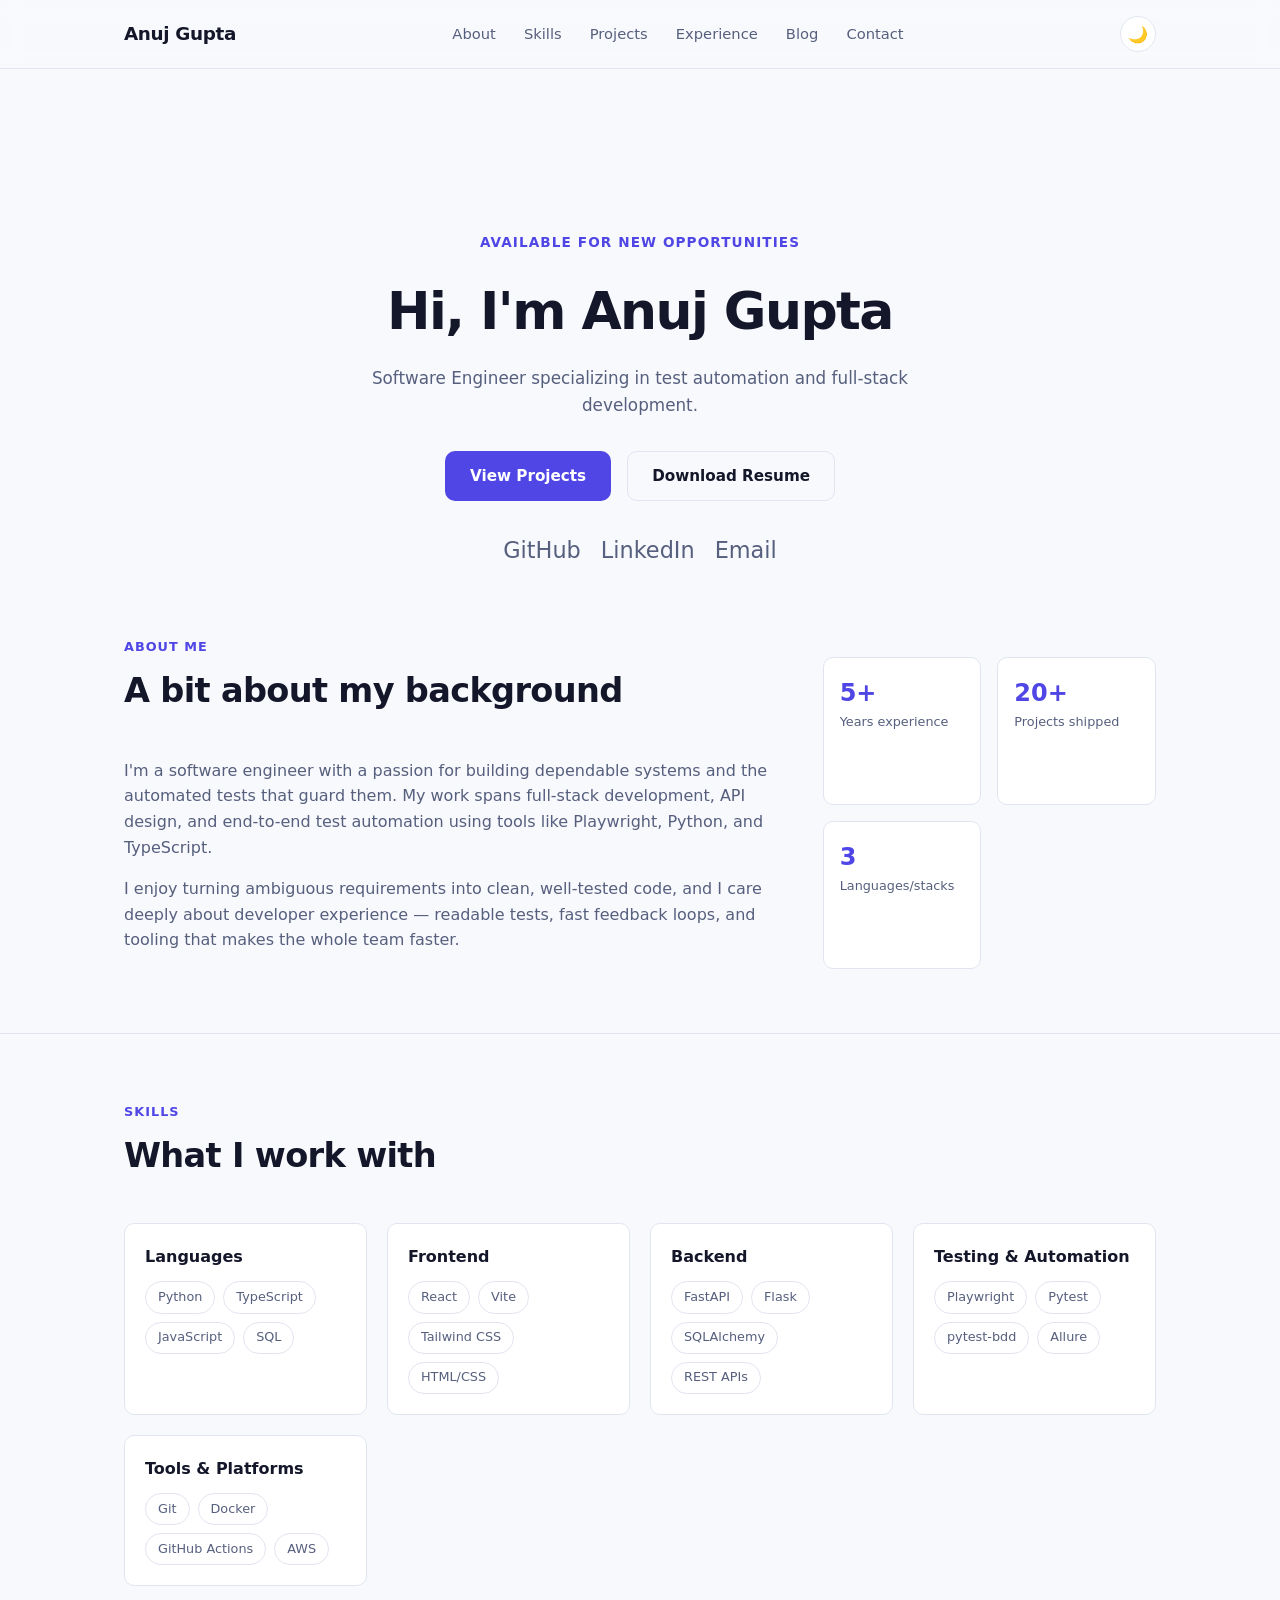
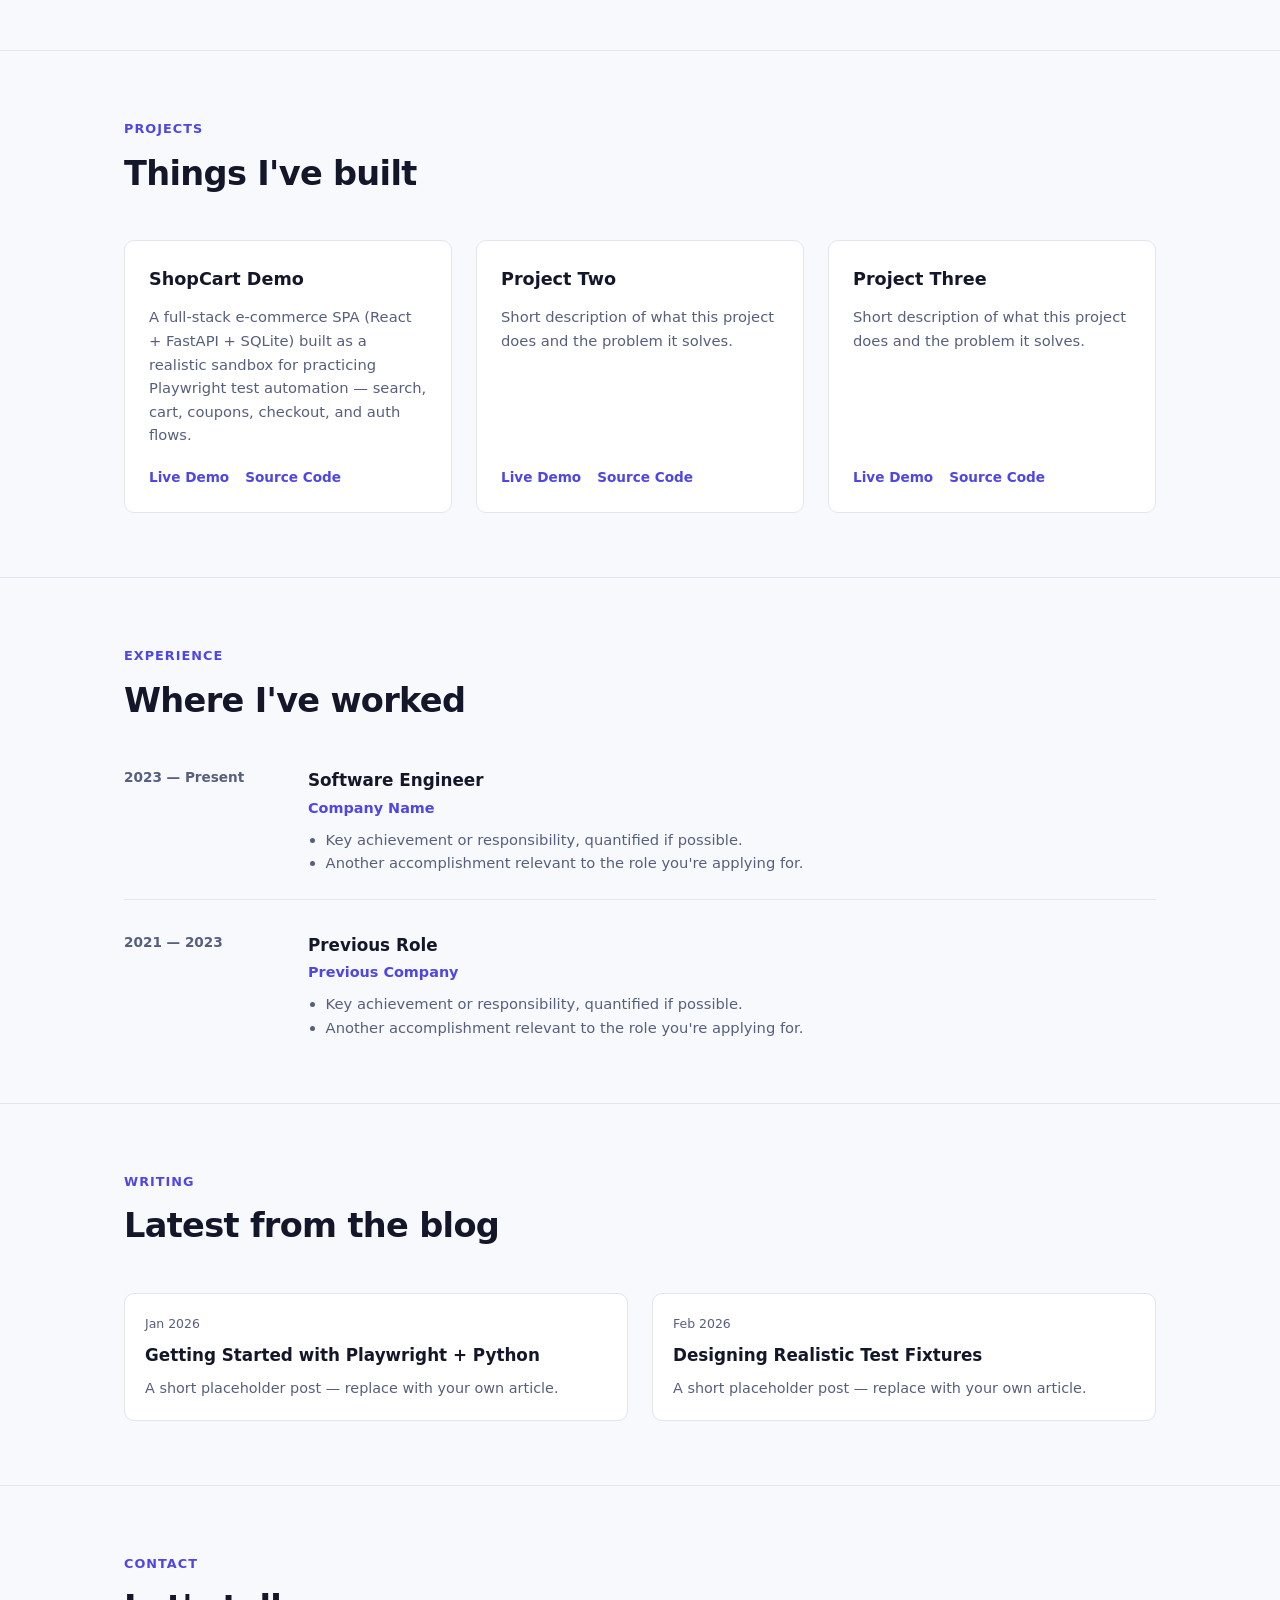
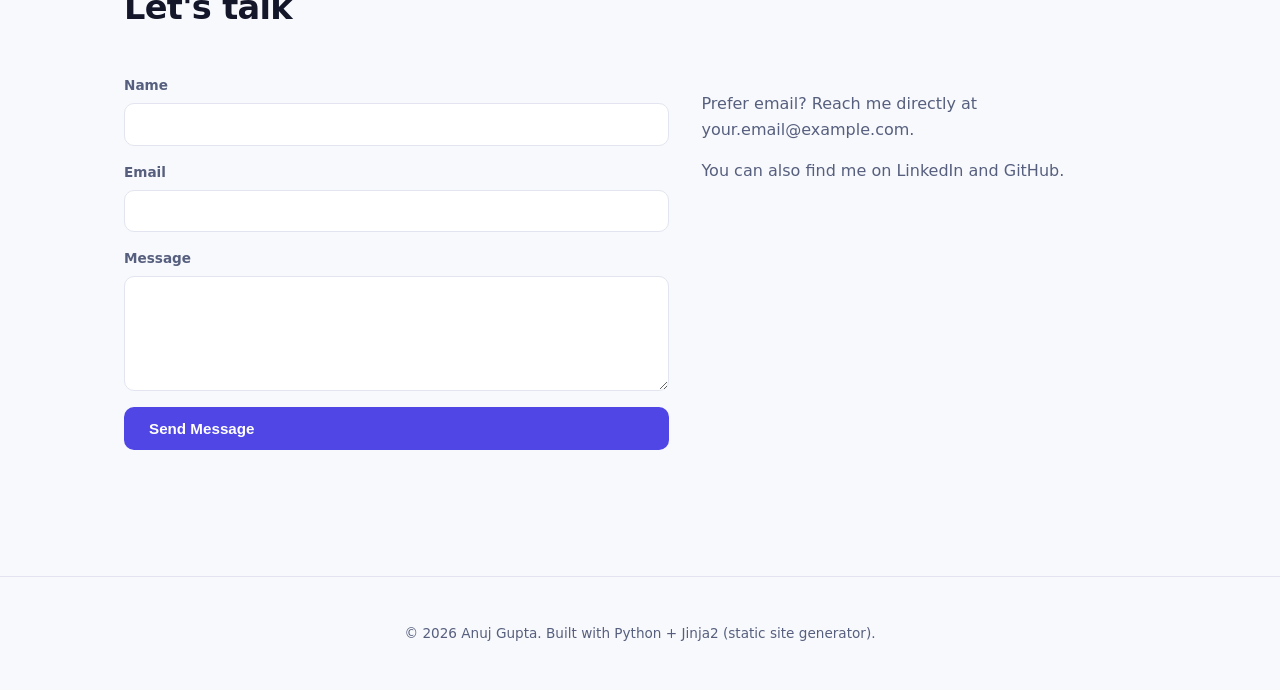
<file: docs/index.html>
<!doctype html>
<html lang="en">
<head>
  <meta charset="UTF-8" />
  <meta name="viewport" content="width=device-width, initial-scale=1.0" />
  <title>Anuj Gupta — Software Engineer</title>
  <meta name="description" content="Portfolio of Anuj Gupta — Software Engineer specializing in test automation and full-stack development." />
  <link rel="stylesheet" href="css/styles.css" />
</head>
<body>
  <header class="site-header">
    <nav class="nav">
      <a href="index.html#top" class="nav-brand">Anuj Gupta</a>
      <ul class="nav-links" id="nav-links">
        <li><a href="index.html#about">About</a></li>
        <li><a href="index.html#skills">Skills</a></li>
        <li><a href="index.html#projects">Projects</a></li>
        <li><a href="index.html#experience">Experience</a></li>
        <li><a href="blog.html">Blog</a></li>
        <li><a href="index.html#contact">Contact</a></li>
      </ul>
      <div class="nav-actions">
        <button class="theme-toggle" id="theme-toggle" type="button" aria-label="Toggle theme">☀️</button>
        <button class="nav-toggle" id="nav-toggle" type="button" aria-label="Toggle navigation" aria-expanded="false">☰</button>
      </div>
    </nav>
  </header>

  <main>
    
<!-- ===================== HERO / ABOUT ===================== -->
<section id="about" style="border-top: none;">
  <div class="container hero" id="top">
    <span class="hero-eyebrow">Available for new opportunities</span>
    <h1>Hi, I'm Anuj Gupta</h1>
    <p class="subtitle">Software Engineer specializing in test automation and full-stack development.</p>
    <div class="hero-actions">
      <a class="btn btn-primary" href="#projects">View Projects</a>
      <a class="btn btn-secondary" href="assets/resume/resume.pdf" download>Download Resume</a>
    </div>
    <div class="social-links">
      <a href="https://github.com/your-username" target="_blank" rel="noopener noreferrer" aria-label="GitHub">GitHub</a>
      <a href="https://linkedin.com/in/your-username" target="_blank" rel="noopener noreferrer" aria-label="LinkedIn">LinkedIn</a>
      <a href="mailto:your.email@example.com" aria-label="Email">Email</a>
    </div>
  </div>

  <div class="container">
    <div class="about-grid">
      <div class="about-text">
        <div class="section-heading">
          <span class="section-eyebrow">About Me</span>
          <h2>A bit about my background</h2>
        </div>
        
        <p>I&#39;m a software engineer with a passion for building dependable systems and the automated tests that guard them. My work spans full-stack development, API design, and end-to-end test automation using tools like Playwright, Python, and TypeScript.</p>
        
        <p>I enjoy turning ambiguous requirements into clean, well-tested code, and I care deeply about developer experience — readable tests, fast feedback loops, and tooling that makes the whole team faster.</p>
        
      </div>
      <div class="about-facts">
        
        <div class="fact-card">
          <div class="fact-value">5+</div>
          <div class="fact-label">Years experience</div>
        </div>
        
        <div class="fact-card">
          <div class="fact-value">20+</div>
          <div class="fact-label">Projects shipped</div>
        </div>
        
        <div class="fact-card">
          <div class="fact-value">3</div>
          <div class="fact-label">Languages/stacks</div>
        </div>
        
      </div>
    </div>
  </div>
</section>

<!-- ===================== SKILLS ===================== -->
<section id="skills">
  <div class="container">
    <div class="section-heading">
      <span class="section-eyebrow">Skills</span>
      <h2>What I work with</h2>
    </div>
    <div class="skills-grid">
      
      <div class="skill-card">
        <h3>Languages</h3>
        <ul class="tag-list">
          
          <li class="tag">Python</li>
          
          <li class="tag">TypeScript</li>
          
          <li class="tag">JavaScript</li>
          
          <li class="tag">SQL</li>
          
        </ul>
      </div>
      
      <div class="skill-card">
        <h3>Frontend</h3>
        <ul class="tag-list">
          
          <li class="tag">React</li>
          
          <li class="tag">Vite</li>
          
          <li class="tag">Tailwind CSS</li>
          
          <li class="tag">HTML/CSS</li>
          
        </ul>
      </div>
      
      <div class="skill-card">
        <h3>Backend</h3>
        <ul class="tag-list">
          
          <li class="tag">FastAPI</li>
          
          <li class="tag">Flask</li>
          
          <li class="tag">SQLAlchemy</li>
          
          <li class="tag">REST APIs</li>
          
        </ul>
      </div>
      
      <div class="skill-card">
        <h3>Testing &amp; Automation</h3>
        <ul class="tag-list">
          
          <li class="tag">Playwright</li>
          
          <li class="tag">Pytest</li>
          
          <li class="tag">pytest-bdd</li>
          
          <li class="tag">Allure</li>
          
        </ul>
      </div>
      
      <div class="skill-card">
        <h3>Tools &amp; Platforms</h3>
        <ul class="tag-list">
          
          <li class="tag">Git</li>
          
          <li class="tag">Docker</li>
          
          <li class="tag">GitHub Actions</li>
          
          <li class="tag">AWS</li>
          
        </ul>
      </div>
      
    </div>
  </div>
</section>

<!-- ===================== PROJECTS ===================== -->
<section id="projects">
  <div class="container">
    <div class="section-heading">
      <span class="section-eyebrow">Projects</span>
      <h2>Things I've built</h2>
    </div>
    <div class="projects-grid">
      
      <article class="project-card">
        <h3>ShopCart Demo</h3>
        <p>A full-stack e-commerce SPA (React + FastAPI + SQLite) built as a realistic sandbox for practicing Playwright test automation — search, cart, coupons, checkout, and auth flows.</p>
        <div class="project-links">
          <a href="#" target="_blank" rel="noopener noreferrer">Live Demo</a>
          <a href="#" target="_blank" rel="noopener noreferrer">Source Code</a>
        </div>
      </article>
      
      <article class="project-card">
        <h3>Project Two</h3>
        <p>Short description of what this project does and the problem it solves.</p>
        <div class="project-links">
          <a href="#" target="_blank" rel="noopener noreferrer">Live Demo</a>
          <a href="#" target="_blank" rel="noopener noreferrer">Source Code</a>
        </div>
      </article>
      
      <article class="project-card">
        <h3>Project Three</h3>
        <p>Short description of what this project does and the problem it solves.</p>
        <div class="project-links">
          <a href="#" target="_blank" rel="noopener noreferrer">Live Demo</a>
          <a href="#" target="_blank" rel="noopener noreferrer">Source Code</a>
        </div>
      </article>
      
    </div>
  </div>
</section>

<!-- ===================== EXPERIENCE ===================== -->
<section id="experience">
  <div class="container">
    <div class="section-heading">
      <span class="section-eyebrow">Experience</span>
      <h2>Where I've worked</h2>
    </div>
    <div class="timeline">
      
      <div class="timeline-item">
        <div class="timeline-date">2023 — Present</div>
        <div class="timeline-body">
          <h3>Software Engineer</h3>
          <span class="role-org">Company Name</span>
          <ul>
            
            <li>Key achievement or responsibility, quantified if possible.</li>
            
            <li>Another accomplishment relevant to the role you&#39;re applying for.</li>
            
          </ul>
        </div>
      </div>
      
      <div class="timeline-item">
        <div class="timeline-date">2021 — 2023</div>
        <div class="timeline-body">
          <h3>Previous Role</h3>
          <span class="role-org">Previous Company</span>
          <ul>
            
            <li>Key achievement or responsibility, quantified if possible.</li>
            
            <li>Another accomplishment relevant to the role you&#39;re applying for.</li>
            
          </ul>
        </div>
      </div>
      
    </div>
  </div>
</section>

<!-- ===================== BLOG TEASER ===================== -->
<section id="blog-teaser">
  <div class="container">
    <div class="section-heading">
      <span class="section-eyebrow">Writing</span>
      <h2>Latest from the blog</h2>
    </div>
    <div class="blog-grid">
      
      <a class="blog-card" href="blog/getting-started-with-playwright-python.html">
        <span class="blog-date">Jan 2026</span>
        <h3>Getting Started with Playwright + Python</h3>
        <p>A short placeholder post — replace with your own article.</p>
      </a>
      
      <a class="blog-card" href="blog/designing-realistic-test-fixtures.html">
        <span class="blog-date">Feb 2026</span>
        <h3>Designing Realistic Test Fixtures</h3>
        <p>A short placeholder post — replace with your own article.</p>
      </a>
      
    </div>
  </div>
</section>

<!-- ===================== CONTACT ===================== -->
<section id="contact">
  <div class="container">
    <div class="section-heading">
      <span class="section-eyebrow">Contact</span>
      <h2>Let's talk</h2>
    </div>
    <div class="contact-grid">
      <form class="contact-form" id="contact-form" novalidate>
        <div class="form-row">
          <label for="contact-name">Name</label>
          <input type="text" id="contact-name" name="name" required />
        </div>
        <div class="form-row">
          <label for="contact-email">Email</label>
          <input type="email" id="contact-email" name="email" required />
        </div>
        <div class="form-row">
          <label for="contact-message">Message</label>
          <textarea id="contact-message" name="message" rows="5" required></textarea>
        </div>
        <button class="btn btn-primary" type="submit">Send Message</button>
        <p class="form-status" id="form-status" role="status"></p>
      </form>
      <div class="about-text">
        <p>Prefer email? Reach me directly at <a href="mailto:your.email@example.com">your.email@example.com</a>.</p>
        <p>You can also find me on <a href="https://linkedin.com/in/your-username" target="_blank" rel="noopener noreferrer">LinkedIn</a> and <a href="https://github.com/your-username" target="_blank" rel="noopener noreferrer">GitHub</a>.</p>
      </div>
    </div>
  </div>
</section>

  </main>

  <footer class="site-footer">
    <div class="container">
      <p>&copy; <span id="current-year"></span> Anuj Gupta. Built with Python + Jinja2 (static site generator).</p>
    </div>
  </footer>

  <script src="js/main.js"></script>
</body>
</html>
</file>
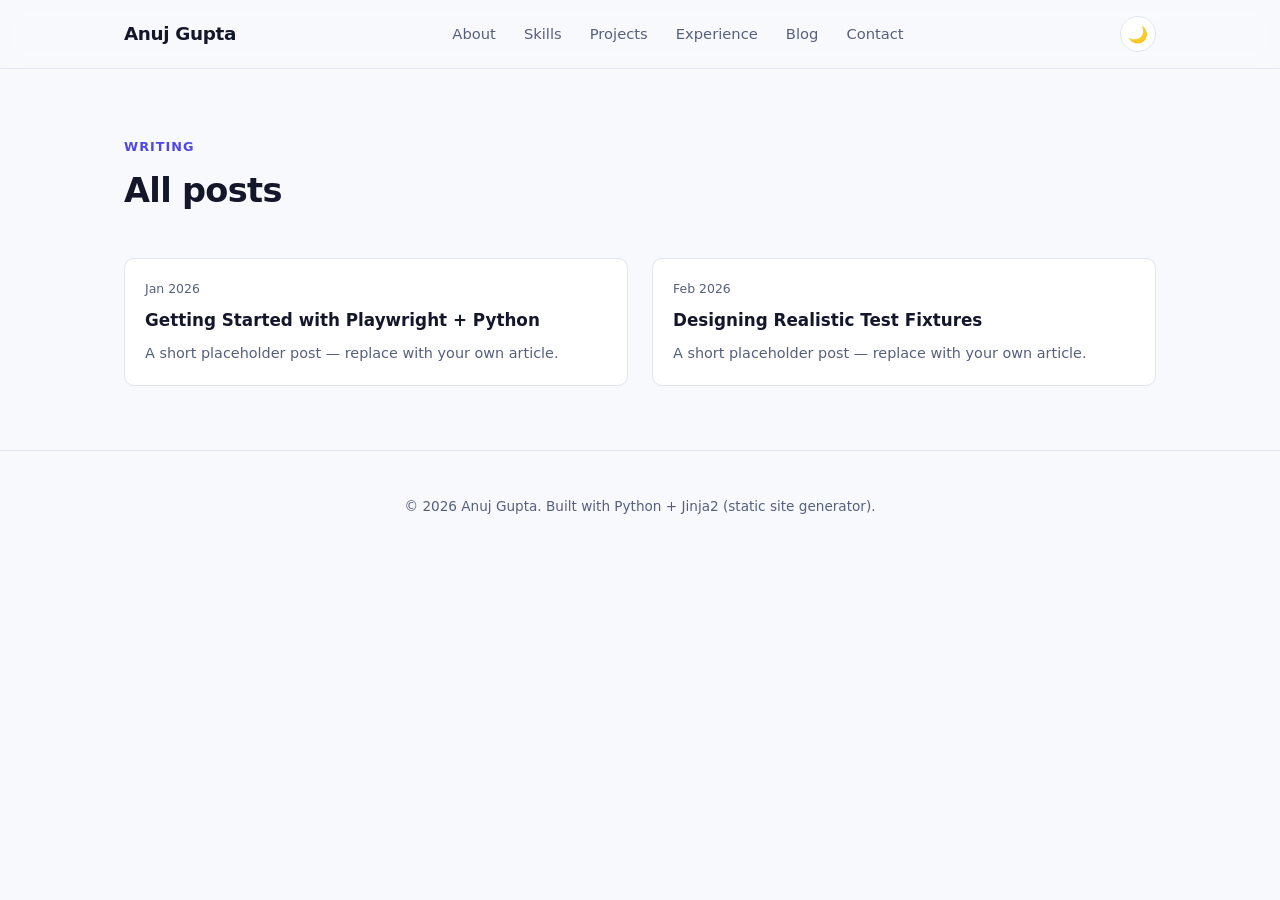
<file: docs/blog.html>
<!doctype html>
<html lang="en">
<head>
  <meta charset="UTF-8" />
  <meta name="viewport" content="width=device-width, initial-scale=1.0" />
  <title>Blog — Anuj Gupta</title>
  <meta name="description" content="Portfolio of Anuj Gupta — Software Engineer specializing in test automation and full-stack development." />
  <link rel="stylesheet" href="css/styles.css" />
</head>
<body>
  <header class="site-header">
    <nav class="nav">
      <a href="index.html#top" class="nav-brand">Anuj Gupta</a>
      <ul class="nav-links" id="nav-links">
        <li><a href="index.html#about">About</a></li>
        <li><a href="index.html#skills">Skills</a></li>
        <li><a href="index.html#projects">Projects</a></li>
        <li><a href="index.html#experience">Experience</a></li>
        <li><a href="blog.html">Blog</a></li>
        <li><a href="index.html#contact">Contact</a></li>
      </ul>
      <div class="nav-actions">
        <button class="theme-toggle" id="theme-toggle" type="button" aria-label="Toggle theme">☀️</button>
        <button class="nav-toggle" id="nav-toggle" type="button" aria-label="Toggle navigation" aria-expanded="false">☰</button>
      </div>
    </nav>
  </header>

  <main>
    
<section style="border-top: none;">
  <div class="container">
    <div class="section-heading">
      <span class="section-eyebrow">Writing</span>
      <h2>All posts</h2>
    </div>
    <div class="blog-grid">
      
      <a class="blog-card" href="blog/getting-started-with-playwright-python.html">
        <span class="blog-date">Jan 2026</span>
        <h3>Getting Started with Playwright + Python</h3>
        <p>A short placeholder post — replace with your own article.</p>
      </a>
      
      <a class="blog-card" href="blog/designing-realistic-test-fixtures.html">
        <span class="blog-date">Feb 2026</span>
        <h3>Designing Realistic Test Fixtures</h3>
        <p>A short placeholder post — replace with your own article.</p>
      </a>
      
    </div>
  </div>
</section>

  </main>

  <footer class="site-footer">
    <div class="container">
      <p>&copy; <span id="current-year"></span> Anuj Gupta. Built with Python + Jinja2 (static site generator).</p>
    </div>
  </footer>

  <script src="js/main.js"></script>
</body>
</html>
</file>
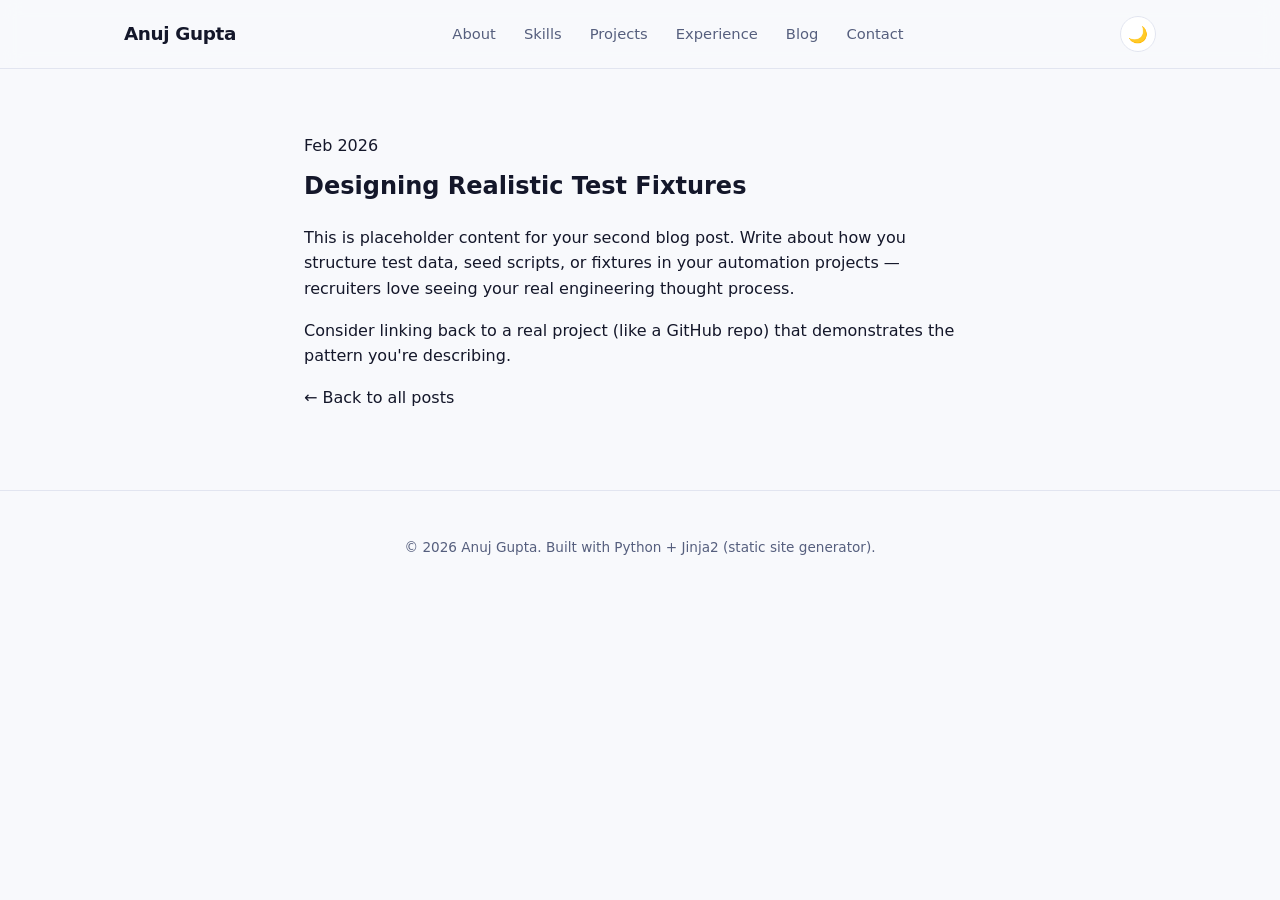
<file: docs/blog/designing-realistic-test-fixtures.html>
<!doctype html>
<html lang="en">
<head>
  <meta charset="UTF-8" />
  <meta name="viewport" content="width=device-width, initial-scale=1.0" />
  <title>Designing Realistic Test Fixtures — Anuj Gupta</title>
  <meta name="description" content="Portfolio of Anuj Gupta — Software Engineer specializing in test automation and full-stack development." />
  <link rel="stylesheet" href="../css/styles.css" />
</head>
<body>
  <header class="site-header">
    <nav class="nav">
      <a href="../index.html#top" class="nav-brand">Anuj Gupta</a>
      <ul class="nav-links" id="nav-links">
        <li><a href="../index.html#about">About</a></li>
        <li><a href="../index.html#skills">Skills</a></li>
        <li><a href="../index.html#projects">Projects</a></li>
        <li><a href="../index.html#experience">Experience</a></li>
        <li><a href="../blog.html">Blog</a></li>
        <li><a href="../index.html#contact">Contact</a></li>
      </ul>
      <div class="nav-actions">
        <button class="theme-toggle" id="theme-toggle" type="button" aria-label="Toggle theme">☀️</button>
        <button class="nav-toggle" id="nav-toggle" type="button" aria-label="Toggle navigation" aria-expanded="false">☰</button>
      </div>
    </nav>
  </header>

  <main>
    
<section style="border-top: none;">
  <div class="container" style="max-width: 720px;">
    <span class="blog-date">Feb 2026</span>
    <h1 style="margin-top: 0.5rem;">Designing Realistic Test Fixtures</h1>
    
    <p>This is placeholder content for your second blog post. Write about how you structure test data, seed scripts, or fixtures in your automation projects — recruiters love seeing your real engineering thought process.</p>
    
    <p>Consider linking back to a real project (like a GitHub repo) that demonstrates the pattern you&#39;re describing.</p>
    
    <p><a href="../blog.html">&larr; Back to all posts</a></p>
  </div>
</section>

  </main>

  <footer class="site-footer">
    <div class="container">
      <p>&copy; <span id="current-year"></span> Anuj Gupta. Built with Python + Jinja2 (static site generator).</p>
    </div>
  </footer>

  <script src="../js/main.js"></script>
</body>
</html>
</file>
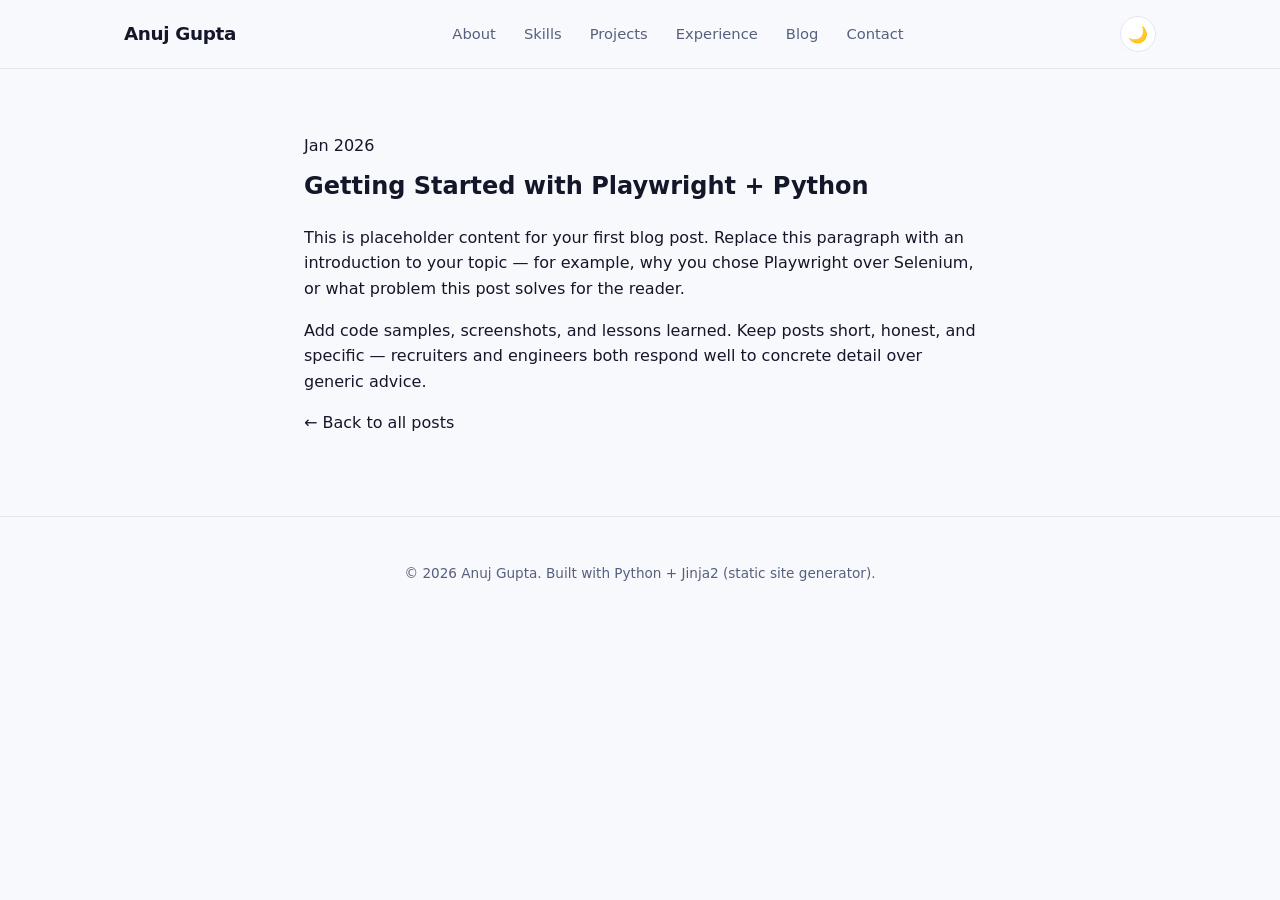
<file: docs/blog/getting-started-with-playwright-python.html>
<!doctype html>
<html lang="en">
<head>
  <meta charset="UTF-8" />
  <meta name="viewport" content="width=device-width, initial-scale=1.0" />
  <title>Getting Started with Playwright + Python — Anuj Gupta</title>
  <meta name="description" content="Portfolio of Anuj Gupta — Software Engineer specializing in test automation and full-stack development." />
  <link rel="stylesheet" href="../css/styles.css" />
</head>
<body>
  <header class="site-header">
    <nav class="nav">
      <a href="../index.html#top" class="nav-brand">Anuj Gupta</a>
      <ul class="nav-links" id="nav-links">
        <li><a href="../index.html#about">About</a></li>
        <li><a href="../index.html#skills">Skills</a></li>
        <li><a href="../index.html#projects">Projects</a></li>
        <li><a href="../index.html#experience">Experience</a></li>
        <li><a href="../blog.html">Blog</a></li>
        <li><a href="../index.html#contact">Contact</a></li>
      </ul>
      <div class="nav-actions">
        <button class="theme-toggle" id="theme-toggle" type="button" aria-label="Toggle theme">☀️</button>
        <button class="nav-toggle" id="nav-toggle" type="button" aria-label="Toggle navigation" aria-expanded="false">☰</button>
      </div>
    </nav>
  </header>

  <main>
    
<section style="border-top: none;">
  <div class="container" style="max-width: 720px;">
    <span class="blog-date">Jan 2026</span>
    <h1 style="margin-top: 0.5rem;">Getting Started with Playwright + Python</h1>
    
    <p>This is placeholder content for your first blog post. Replace this paragraph with an introduction to your topic — for example, why you chose Playwright over Selenium, or what problem this post solves for the reader.</p>
    
    <p>Add code samples, screenshots, and lessons learned. Keep posts short, honest, and specific — recruiters and engineers both respond well to concrete detail over generic advice.</p>
    
    <p><a href="../blog.html">&larr; Back to all posts</a></p>
  </div>
</section>

  </main>

  <footer class="site-footer">
    <div class="container">
      <p>&copy; <span id="current-year"></span> Anuj Gupta. Built with Python + Jinja2 (static site generator).</p>
    </div>
  </footer>

  <script src="../js/main.js"></script>
</body>
</html>
</file>
<file: docs/css/styles.css>
:root {
  --bg: #0b0f19;
  --bg-alt: #10162a;
  --surface: #151b2e;
  --surface-hover: #1c2440;
  --text: #e6e9f2;
  --text-muted: #9aa4bf;
  --accent: #6366f1;
  --accent-hover: #818cf8;
  --border: #262f4a;
  --radius: 10px;
  --max-width: 1080px;
  --shadow: 0 10px 30px -10px rgba(0, 0, 0, 0.4);
}

[data-theme='light'] {
  --bg: #f8f9fc;
  --bg-alt: #ffffff;
  --surface: #ffffff;
  --surface-hover: #f1f3fa;
  --text: #14172a;
  --text-muted: #565f7e;
  --accent: #4f46e5;
  --accent-hover: #4338ca;
  --border: #e2e5f0;
  --shadow: 0 10px 30px -10px rgba(20, 23, 42, 0.15);
}

* {
  box-sizing: border-box;
}

html {
  scroll-behavior: smooth;
}

body {
  margin: 0;
  font-family: 'Segoe UI', system-ui, -apple-system, sans-serif;
  background: var(--bg);
  color: var(--text);
  line-height: 1.6;
  transition: background 0.2s ease, color 0.2s ease;
}

a {
  color: inherit;
  text-decoration: none;
}

.container {
  max-width: var(--max-width);
  margin: 0 auto;
  padding: 0 1.5rem;
}

/* ---------- Header / Nav ---------- */
.site-header {
  position: sticky;
  top: 0;
  z-index: 100;
  background: color-mix(in srgb, var(--bg) 85%, transparent);
  backdrop-filter: blur(10px);
  border-bottom: 1px solid var(--border);
}

.nav {
  display: flex;
  align-items: center;
  justify-content: space-between;
  padding: 1rem 1.5rem;
  max-width: var(--max-width);
  margin: 0 auto;
}

.nav-brand {
  font-weight: 700;
  font-size: 1.15rem;
  letter-spacing: -0.02em;
}

.nav-links {
  display: flex;
  gap: 1.75rem;
  list-style: none;
  margin: 0;
  padding: 0;
}

.nav-links a {
  font-size: 0.92rem;
  font-weight: 500;
  color: var(--text-muted);
  transition: color 0.15s ease;
}

.nav-links a:hover,
.nav-links a:focus-visible {
  color: var(--text);
}

.nav-actions {
  display: flex;
  align-items: center;
  gap: 0.75rem;
}

.theme-toggle {
  background: var(--surface);
  border: 1px solid var(--border);
  color: var(--text);
  border-radius: 999px;
  width: 2.25rem;
  height: 2.25rem;
  display: inline-flex;
  align-items: center;
  justify-content: center;
  cursor: pointer;
  font-size: 1rem;
}

.nav-toggle {
  display: none;
  background: none;
  border: none;
  color: var(--text);
  font-size: 1.5rem;
  cursor: pointer;
}

/* ---------- Hero ---------- */
.hero {
  padding: 6rem 0 4rem;
  text-align: center;
}

.hero-eyebrow {
  display: inline-block;
  color: var(--accent);
  font-weight: 600;
  font-size: 0.85rem;
  letter-spacing: 0.08em;
  text-transform: uppercase;
  margin-bottom: 1rem;
}

.hero h1 {
  font-size: clamp(2rem, 5vw, 3.25rem);
  margin: 0 0 0.75rem;
  letter-spacing: -0.03em;
}

.hero p.subtitle {
  color: var(--text-muted);
  max-width: 640px;
  margin: 0 auto 2rem;
  font-size: 1.05rem;
}

.hero-actions {
  display: flex;
  gap: 1rem;
  justify-content: center;
  flex-wrap: wrap;
}

.btn {
  display: inline-flex;
  align-items: center;
  gap: 0.5rem;
  padding: 0.75rem 1.5rem;
  border-radius: var(--radius);
  font-weight: 600;
  font-size: 0.95rem;
  border: 1px solid transparent;
  cursor: pointer;
  transition: transform 0.15s ease, background 0.15s ease, border-color 0.15s ease;
}

.btn:hover {
  transform: translateY(-1px);
}

.btn-primary {
  background: var(--accent);
  color: #fff;
}

.btn-primary:hover {
  background: var(--accent-hover);
}

.btn-secondary {
  background: transparent;
  border-color: var(--border);
  color: var(--text);
}

.btn-secondary:hover {
  background: var(--surface-hover);
}

.social-links {
  display: flex;
  gap: 1.25rem;
  justify-content: center;
  margin-top: 2rem;
}

.social-links a {
  color: var(--text-muted);
  font-size: 1.4rem;
  transition: color 0.15s ease;
}

.social-links a:hover {
  color: var(--accent);
}

/* ---------- Sections ---------- */
section {
  padding: 4rem 0;
  border-top: 1px solid var(--border);
}

.section-heading {
  margin-bottom: 2.5rem;
}

.section-eyebrow {
  color: var(--accent);
  font-weight: 600;
  font-size: 0.8rem;
  letter-spacing: 0.08em;
  text-transform: uppercase;
}

.section-heading h2 {
  font-size: clamp(1.6rem, 3vw, 2.1rem);
  margin: 0.35rem 0 0;
  letter-spacing: -0.02em;
}

/* ---------- About ---------- */
.about-grid {
  display: grid;
  grid-template-columns: 1fr;
  gap: 2rem;
}

.about-text p {
  color: var(--text-muted);
}

.about-facts {
  display: grid;
  grid-template-columns: repeat(auto-fit, minmax(140px, 1fr));
  gap: 1rem;
  margin-top: 1.5rem;
}

.fact-card {
  background: var(--surface);
  border: 1px solid var(--border);
  border-radius: var(--radius);
  padding: 1rem;
}

.fact-card .fact-value {
  font-size: 1.5rem;
  font-weight: 700;
  color: var(--accent);
}

.fact-card .fact-label {
  font-size: 0.8rem;
  color: var(--text-muted);
}

/* ---------- Skills ---------- */
.skills-grid {
  display: grid;
  grid-template-columns: repeat(auto-fit, minmax(220px, 1fr));
  gap: 1.25rem;
}

.skill-card {
  background: var(--surface);
  border: 1px solid var(--border);
  border-radius: var(--radius);
  padding: 1.25rem;
}

.skill-card h3 {
  margin: 0 0 0.75rem;
  font-size: 1rem;
}

.tag-list {
  display: flex;
  flex-wrap: wrap;
  gap: 0.5rem;
  list-style: none;
  padding: 0;
  margin: 0;
}

.tag {
  background: var(--bg-alt);
  border: 1px solid var(--border);
  border-radius: 999px;
  padding: 0.3rem 0.75rem;
  font-size: 0.8rem;
  color: var(--text-muted);
}

/* ---------- Projects ---------- */
.projects-grid {
  display: grid;
  grid-template-columns: repeat(auto-fit, minmax(280px, 1fr));
  gap: 1.5rem;
}

.project-card {
  background: var(--surface);
  border: 1px solid var(--border);
  border-radius: var(--radius);
  padding: 1.5rem;
  display: flex;
  flex-direction: column;
  gap: 0.75rem;
  transition: transform 0.15s ease, box-shadow 0.15s ease, border-color 0.15s ease;
}

.project-card:hover {
  transform: translateY(-3px);
  box-shadow: var(--shadow);
  border-color: var(--accent);
}

.project-card h3 {
  margin: 0;
  font-size: 1.1rem;
}

.project-card p {
  color: var(--text-muted);
  font-size: 0.92rem;
  margin: 0;
}

.project-links {
  display: flex;
  gap: 1rem;
  margin-top: auto;
  padding-top: 0.5rem;
  font-size: 0.85rem;
  font-weight: 600;
}

.project-links a {
  color: var(--accent);
}

/* ---------- Experience ---------- */
.timeline {
  display: flex;
  flex-direction: column;
  gap: 2rem;
  position: relative;
}

.timeline-item {
  display: grid;
  grid-template-columns: 160px 1fr;
  gap: 1.5rem;
  padding-bottom: 1.5rem;
  border-bottom: 1px solid var(--border);
}

.timeline-item:last-child {
  border-bottom: none;
  padding-bottom: 0;
}

.timeline-date {
  color: var(--text-muted);
  font-size: 0.85rem;
  font-weight: 600;
}

.timeline-body h3 {
  margin: 0 0 0.15rem;
  font-size: 1.05rem;
}

.timeline-body .role-org {
  color: var(--accent);
  font-size: 0.9rem;
  font-weight: 600;
  margin-bottom: 0.5rem;
  display: block;
}

.timeline-body ul {
  margin: 0.5rem 0 0;
  padding-left: 1.1rem;
  color: var(--text-muted);
  font-size: 0.92rem;
}

/* ---------- Contact ---------- */
.contact-grid {
  display: grid;
  grid-template-columns: 1fr;
  gap: 2rem;
}

form.contact-form {
  display: flex;
  flex-direction: column;
  gap: 1rem;
}

.form-row {
  display: flex;
  flex-direction: column;
  gap: 0.4rem;
}

label {
  font-size: 0.85rem;
  font-weight: 600;
  color: var(--text-muted);
}

input,
textarea {
  background: var(--surface);
  border: 1px solid var(--border);
  border-radius: var(--radius);
  padding: 0.7rem 0.85rem;
  color: var(--text);
  font-family: inherit;
  font-size: 0.95rem;
}

input:focus,
textarea:focus {
  outline: none;
  border-color: var(--accent);
}

.form-status {
  font-size: 0.85rem;
  min-height: 1.2rem;
}

.form-status[data-state='success'] {
  color: #22c55e;
}

.form-status[data-state='error'] {
  color: #ef4444;
}

/* ---------- Blog teaser ---------- */
.blog-grid {
  display: grid;
  grid-template-columns: repeat(auto-fit, minmax(260px, 1fr));
  gap: 1.5rem;
}

.blog-card {
  background: var(--surface);
  border: 1px solid var(--border);
  border-radius: var(--radius);
  padding: 1.25rem;
  display: flex;
  flex-direction: column;
  gap: 0.5rem;
}

.blog-card .blog-date {
  font-size: 0.78rem;
  color: var(--text-muted);
}

.blog-card h3 {
  margin: 0;
  font-size: 1.05rem;
}

.blog-card p {
  color: var(--text-muted);
  font-size: 0.9rem;
  margin: 0;
}

/* ---------- Footer ---------- */
.site-footer {
  border-top: 1px solid var(--border);
  padding: 2rem 0;
  text-align: center;
  color: var(--text-muted);
  font-size: 0.85rem;
}

/* ---------- Responsive ---------- */
@media (min-width: 700px) {
  .about-grid {
    grid-template-columns: 2fr 1fr;
  }

  .contact-grid {
    grid-template-columns: 1.2fr 1fr;
  }
}

@media (max-width: 800px) {
  .nav-links {
    position: fixed;
    inset: 4rem 1rem auto 1rem;
    background: var(--bg-alt);
    border: 1px solid var(--border);
    border-radius: var(--radius);
    flex-direction: column;
    padding: 1rem;
    box-shadow: var(--shadow);
    display: none;
  }

  .nav-links.open {
    display: flex;
  }

  .nav-toggle {
    display: inline-flex;
  }

  .timeline-item {
    grid-template-columns: 1fr;
    gap: 0.4rem;
  }
}
</file>
